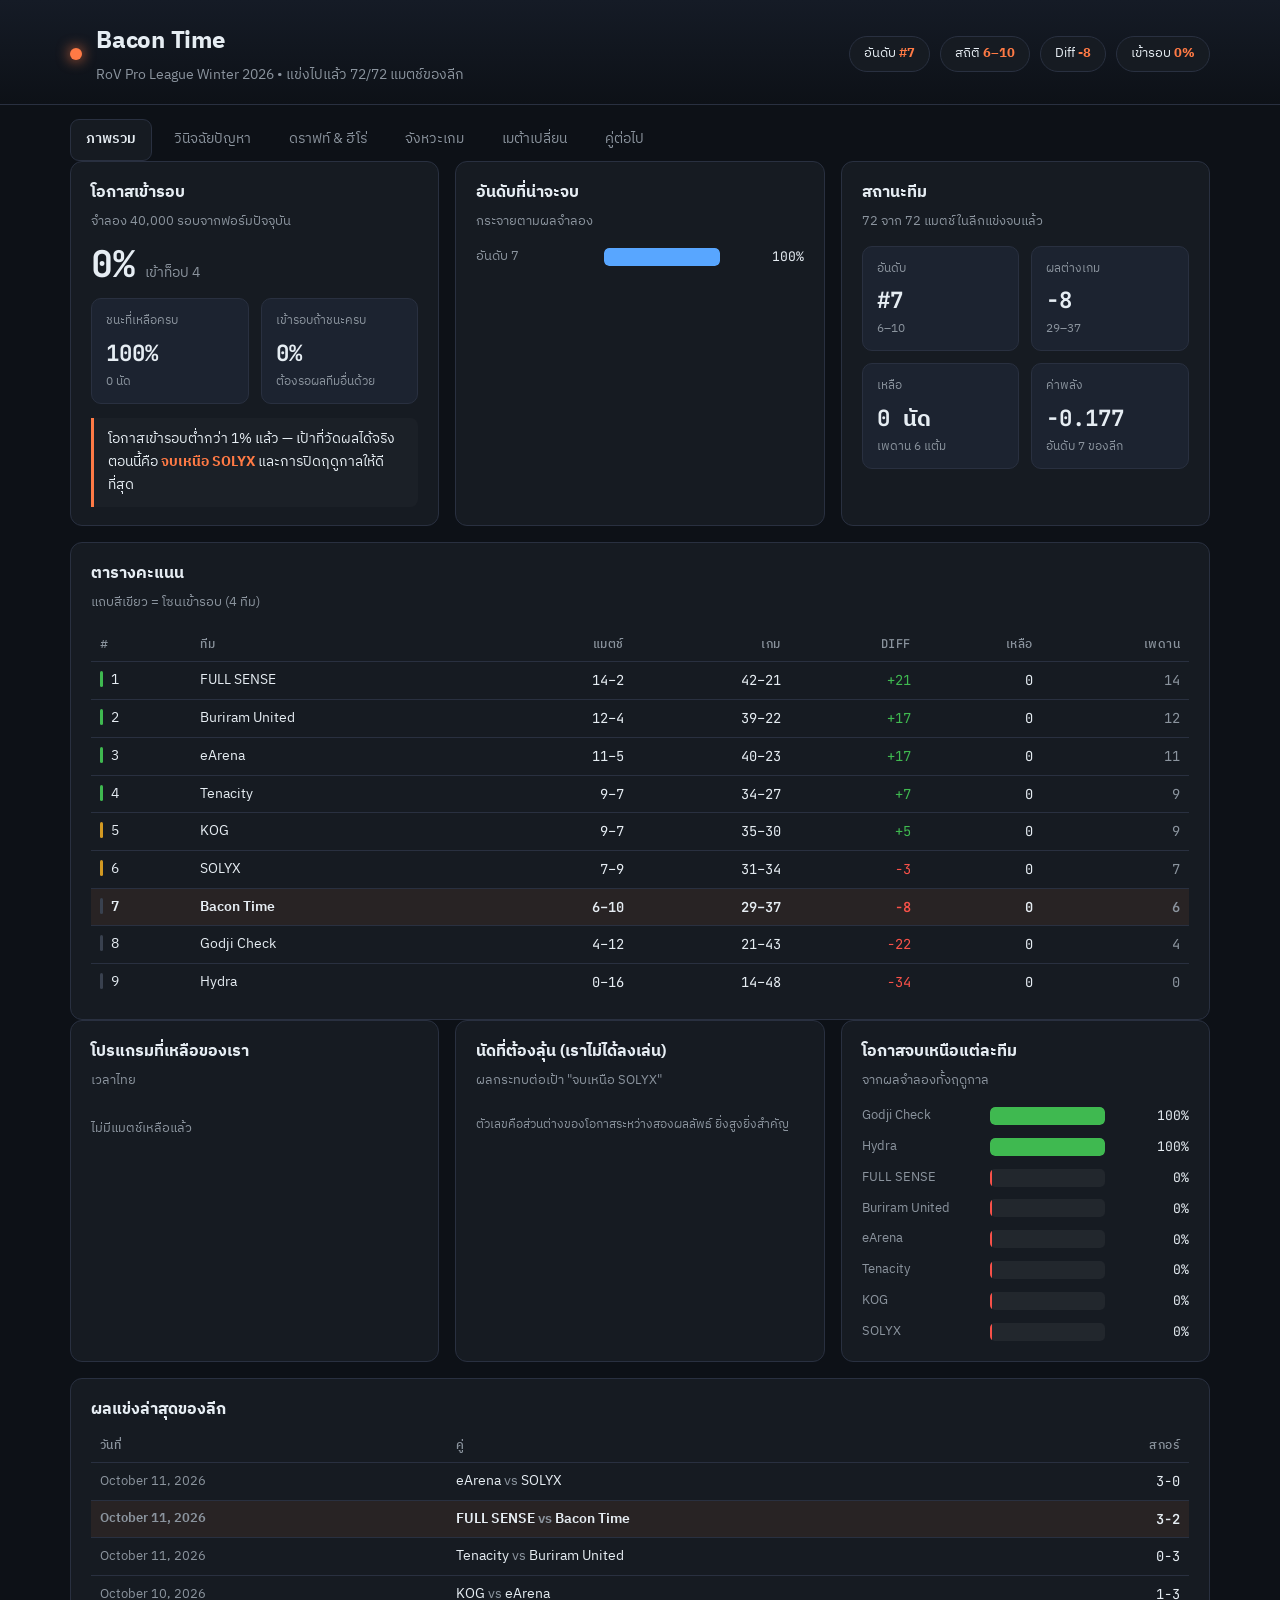
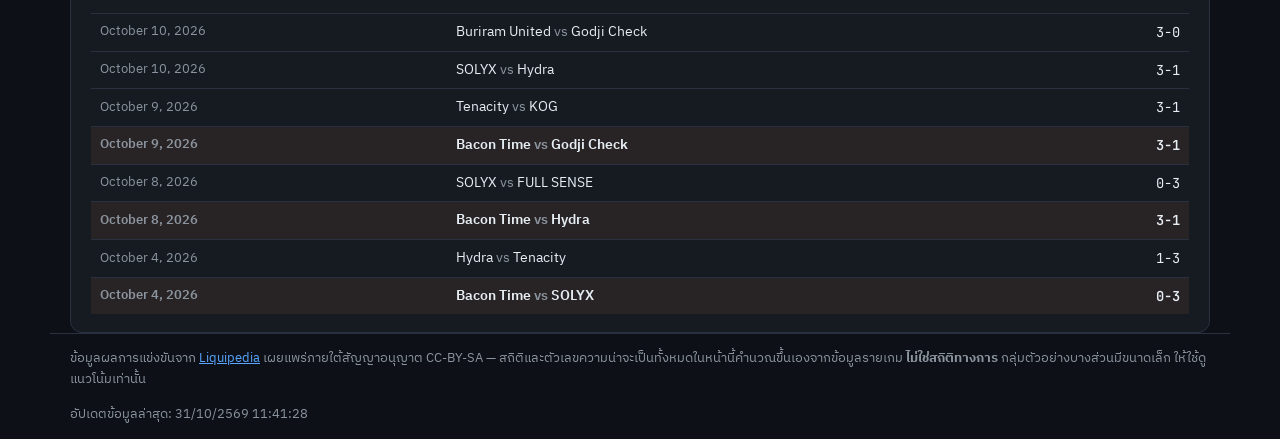
<file: index.html>
<!DOCTYPE html>
<html lang="th">
<head>
<meta charset="utf-8">
<meta name="viewport" content="width=device-width, initial-scale=1">
<title>RoV Team Tracker</title>
<link rel="preconnect" href="https://fonts.googleapis.com">
<link href="https://fonts.googleapis.com/css2?family=IBM+Plex+Sans+Thai:wght@400;500;600;700&family=JetBrains+Mono:wght@500&display=swap" rel="stylesheet">
<link rel="stylesheet" href="assets/styles.css">
</head>
<body>
<header class="topbar">
  <div class="wrap">
    <div class="brand">
      <span class="dot"></span>
      <div>
        <h1 id="teamName">กำลังโหลด…</h1>
        <p id="subtitle" class="muted"></p>
      </div>
    </div>
    <div class="headline" id="headline"></div>
  </div>
</header>

<nav class="tabs wrap" id="tabs">
  <button data-tab="overview" class="active">ภาพรวม</button>
  <button data-tab="diagnosis">วินิจฉัยปัญหา</button>
  <button data-tab="draft">ดราฟท์ &amp; ฮีโร่</button>
  <button data-tab="tempo">จังหวะเกม</button>
  <button data-tab="meta">เมต้าเปลี่ยน</button>
  <button data-tab="prep">คู่ต่อไป</button>
</nav>

<main class="wrap" id="app">
  <p class="loading">กำลังโหลดข้อมูล…</p>
</main>

<footer class="wrap">
  <p class="muted small">
    ข้อมูลผลการแข่งขันจาก <a id="srcLink" href="https://liquipedia.net/honorofkings/" target="_blank" rel="noopener">Liquipedia</a>
    เผยแพร่ภายใต้สัญญาอนุญาต CC-BY-SA — สถิติและตัวเลขความน่าจะเป็นทั้งหมดในหน้านี้คำนวณขึ้นเองจากข้อมูลรายเกม
    <strong>ไม่ใช่สถิติทางการ</strong> กลุ่มตัวอย่างบางส่วนมีขนาดเล็ก ให้ใช้ดูแนวโน้มเท่านั้น
  </p>
  <p class="muted small" id="updatedAt"></p>
</footer>

<script src="assets/app.js"></script>
</body>
</html>
</file>
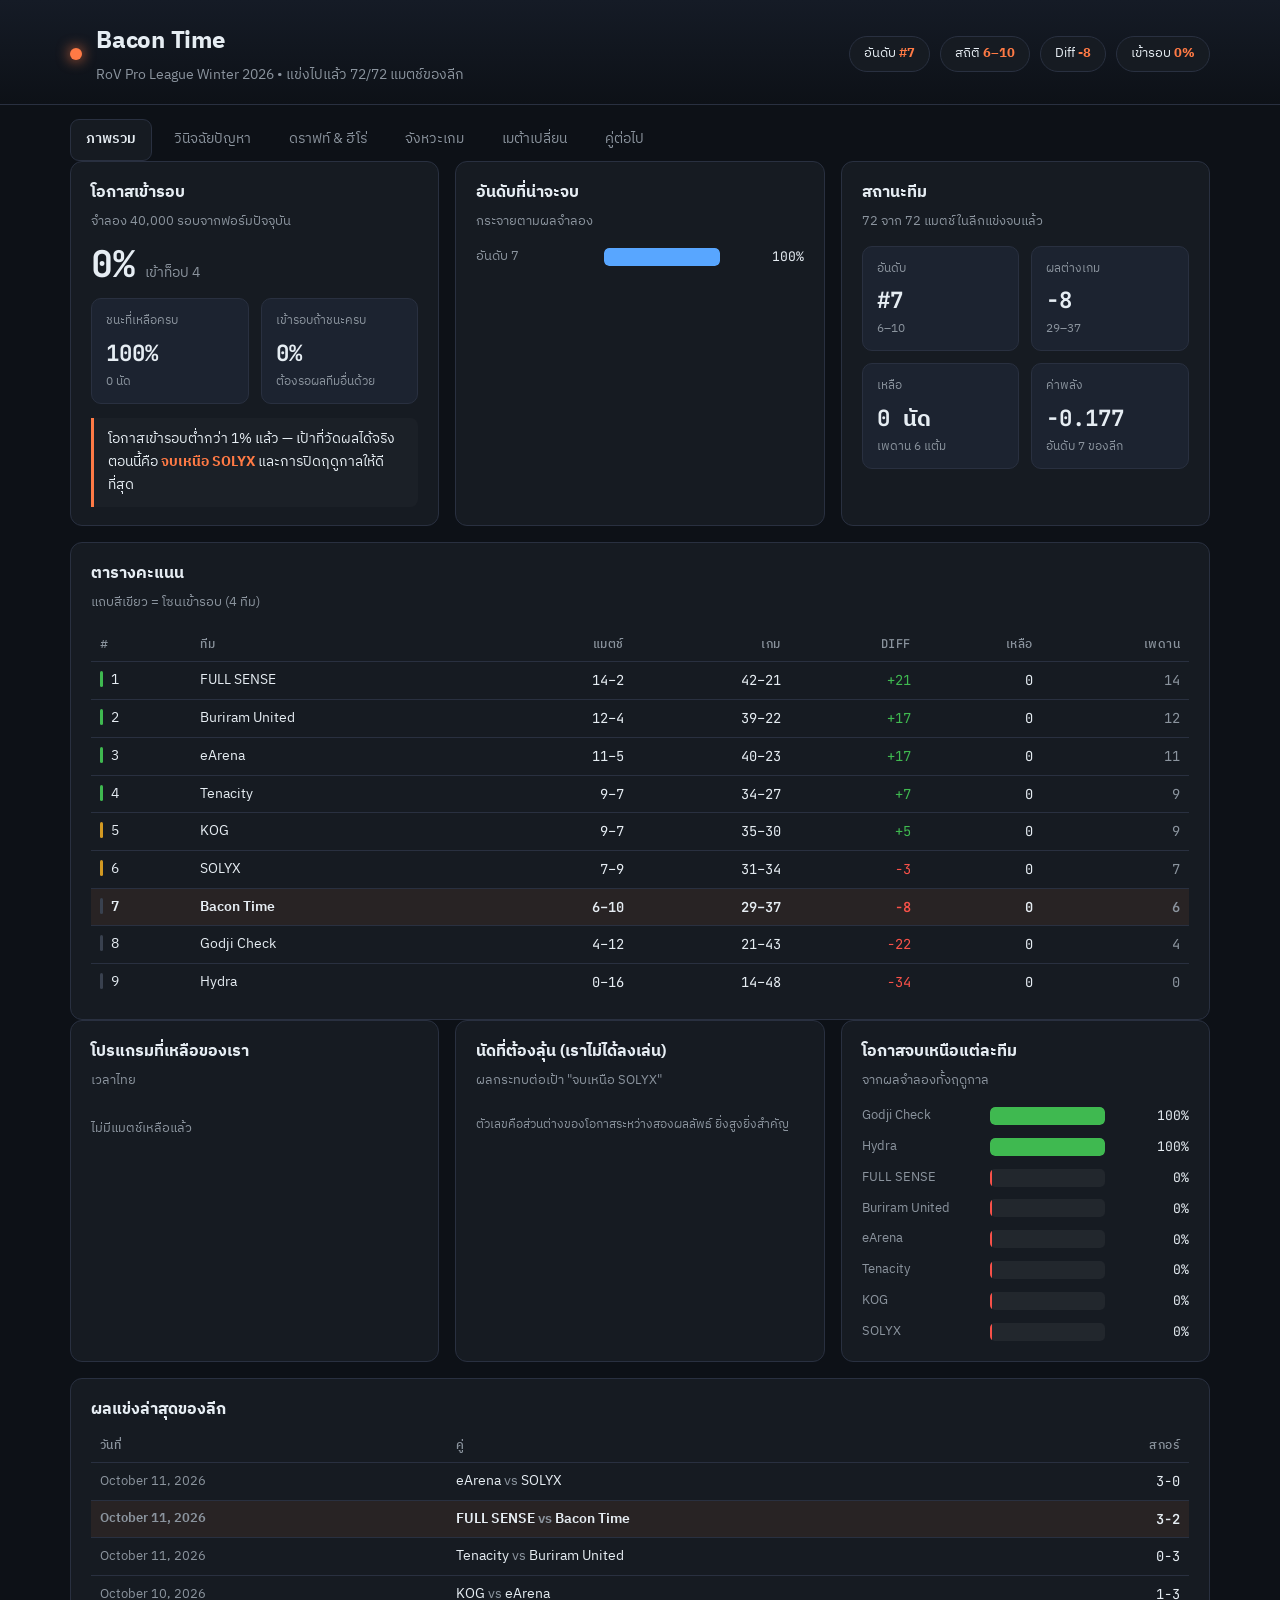
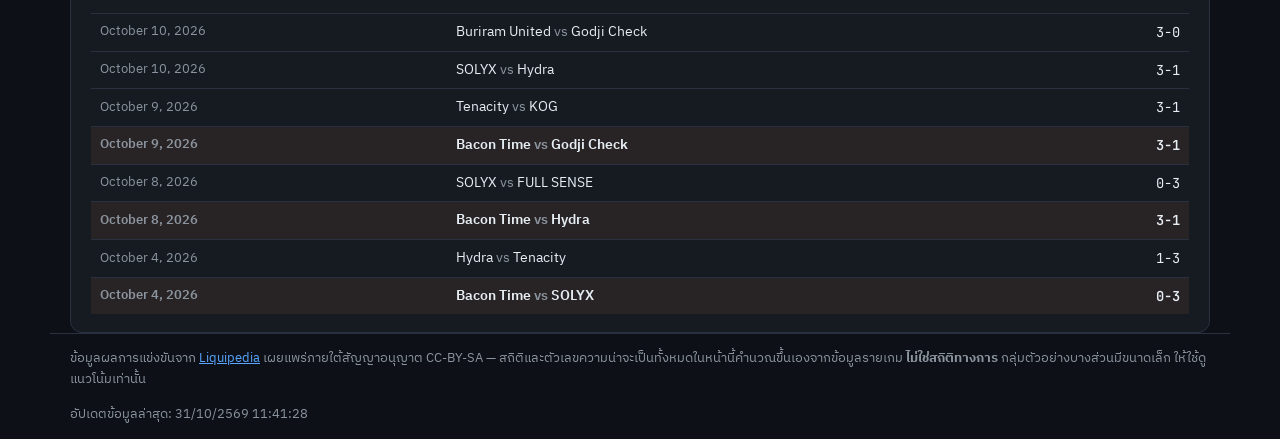
<file: standalone.html>
<!DOCTYPE html>
<html lang="th">
<head>
<meta charset="utf-8">
<meta name="viewport" content="width=device-width, initial-scale=1">
<title>RoV Team Tracker</title>
<link rel="preconnect" href="https://fonts.googleapis.com">
<link href="https://fonts.googleapis.com/css2?family=IBM+Plex+Sans+Thai:wght@400;500;600;700&family=JetBrains+Mono:wght@500&display=swap" rel="stylesheet">
<style>
:root{
  --bg:#0d1117; --panel:#161b22; --panel2:#1c2330; --line:#293040;
  --text:#e6edf3; --muted:#8b949e;
  --accent:#ff7a45; --good:#3fb950; --bad:#f85149; --warn:#d29922; --info:#58a6ff;
  --radius:12px;
}
*{box-sizing:border-box}
body{
  margin:0;background:var(--bg);color:var(--text);
  font-family:"IBM Plex Sans Thai",system-ui,-apple-system,sans-serif;
  line-height:1.65;-webkit-font-smoothing:antialiased;
}
.wrap{max-width:1180px;margin:0 auto;padding:0 20px}
a{color:var(--info)}
.muted{color:var(--muted)}
.small{font-size:.82rem}
.num{font-family:"JetBrains Mono","IBM Plex Sans Thai",ui-monospace,monospace}

/* header */
.topbar{border-bottom:1px solid var(--line);background:linear-gradient(180deg,#151b26,#0d1117);padding:22px 0 18px}
.topbar .wrap{display:flex;flex-wrap:wrap;gap:18px;align-items:center;justify-content:space-between}
.brand{display:flex;gap:14px;align-items:center}
.brand .dot{width:12px;height:12px;border-radius:50%;background:var(--accent);box-shadow:0 0 14px var(--accent);flex:0 0 auto}
.topbar h1{margin:0;font-size:1.5rem;letter-spacing:-.01em}
.topbar p{margin:2px 0 0;font-size:.85rem}
.headline{display:flex;gap:10px;flex-wrap:wrap}
.pill{background:var(--panel);border:1px solid var(--line);border-radius:999px;padding:6px 14px;font-size:.82rem}
.pill b{color:var(--accent)}

/* tabs */
.tabs{display:flex;gap:6px;overflow-x:auto;padding:14px 20px 0;scrollbar-width:none}
.tabs::-webkit-scrollbar{display:none}
.tabs button{
  background:transparent;border:1px solid transparent;color:var(--muted);
  font:inherit;font-size:.9rem;padding:8px 15px;border-radius:9px;cursor:pointer;white-space:nowrap;
}
.tabs button:hover{color:var(--text);background:#ffffff08}
.tabs button.active{background:var(--panel);border-color:var(--line);color:var(--text);font-weight:600}

/* layout */
main{padding:22px 20px 40px}
.loading{color:var(--muted);padding:40px 0;text-align:center}
.grid{display:grid;gap:16px;grid-template-columns:repeat(auto-fit,minmax(310px,1fr));margin-bottom:16px}
.card{background:var(--panel);border:1px solid var(--line);border-radius:var(--radius);padding:18px 20px}
.card.wide{grid-column:1/-1}
.card h2{margin:0 0 4px;font-size:1.02rem;display:flex;align-items:center;gap:8px}
.card .hint{margin:0 0 14px;font-size:.8rem;color:var(--muted)}
.verdict{border-left:3px solid var(--accent);padding:10px 14px;background:#ffffff06;border-radius:0 8px 8px 0;font-size:.88rem;margin-top:14px}
.verdict b{color:var(--accent)}

/* big stat */
.stat{display:flex;align-items:baseline;gap:10px;margin:6px 0 2px}
.stat .v{font-size:2.3rem;font-weight:700;line-height:1;font-family:"JetBrains Mono","IBM Plex Sans Thai",monospace}
.stat .u{color:var(--muted);font-size:.85rem}
.kpis{display:grid;gap:12px;grid-template-columns:repeat(auto-fit,minmax(140px,1fr))}
.kpi{background:var(--panel2);border:1px solid var(--line);border-radius:10px;padding:12px 14px}
.kpi .l{font-size:.74rem;color:var(--muted);display:block;margin-bottom:4px}
.kpi .n{font-size:1.4rem;font-weight:700;font-family:"JetBrains Mono","IBM Plex Sans Thai",monospace}
.kpi .c{font-size:.72rem;color:var(--muted)}

/* tables */
table{width:100%;border-collapse:collapse;font-size:.86rem}
th,td{padding:7px 9px;text-align:left;border-bottom:1px solid var(--line)}
th{color:var(--muted);font-weight:500;font-size:.76rem;text-transform:uppercase;letter-spacing:.04em}
tbody tr:last-child td{border-bottom:none}
tbody tr.me{background:#ff7a4514}
tbody tr.me td{font-weight:600}
td.r,th.r{text-align:right;font-family:"JetBrains Mono","IBM Plex Sans Thai",monospace}
.zone{display:inline-block;width:3px;height:16px;border-radius:2px;vertical-align:-3px;margin-right:8px}
.zone.up{background:var(--good)}.zone.mid{background:var(--warn)}.zone.out{background:#39414f}

/* bars */
.bars{display:flex;flex-direction:column;gap:9px;margin-top:4px}
.bar{display:grid;grid-template-columns:118px 1fr 74px;gap:10px;align-items:center;font-size:.83rem}
.bar .track{display:block;background:#ffffff0d;border-radius:5px;height:18px;position:relative;overflow:hidden}
.bar .fill{display:block;height:100%;min-width:2px;border-radius:5px;background:var(--accent);transition:width .5s ease}
.bar .fill.good{background:var(--good)}.bar .fill.bad{background:var(--bad)}.bar .fill.info{background:var(--info)}
.bar .ref{position:absolute;top:0;bottom:0;width:2px;background:#ffffff66}
.bar .val{text-align:right;font-family:"JetBrains Mono","IBM Plex Sans Thai",monospace;font-size:.82rem}
.bar .lbl{color:var(--muted);overflow:hidden;text-overflow:ellipsis;white-space:nowrap}
.legend{font-size:.74rem;color:var(--muted);margin-top:10px}

/* flow */
.flowlist{display:flex;flex-direction:column;gap:7px}
.flowrow{display:grid;grid-template-columns:1fr auto auto;gap:10px;align-items:center;font-size:.84rem}
.flow{display:flex;gap:3px}
.g{width:19px;height:19px;border-radius:5px;display:grid;place-items:center;font-size:.68rem;font-weight:700;font-family:"JetBrains Mono","IBM Plex Sans Thai",monospace}
.g.w{background:#3fb95030;color:var(--good)}
.g.l{background:#f8514930;color:var(--bad)}
.tag{font-size:.7rem;padding:2px 8px;border-radius:999px;border:1px solid var(--line);color:var(--muted)}
.tag.w{color:var(--good);border-color:#3fb95055}
.tag.l{color:var(--bad);border-color:#f8514955}

/* chips */
.chips{display:flex;flex-wrap:wrap;gap:7px}
.chip{background:var(--panel2);border:1px solid var(--line);border-radius:8px;padding:5px 10px;font-size:.8rem}
.chip b{font-family:"JetBrains Mono","IBM Plex Sans Thai",monospace}
.chip.good{border-color:#3fb95055}.chip.bad{border-color:#f8514955}

.pos{color:var(--good)}.neg{color:var(--bad)}
.sect-title{margin:26px 0 10px;font-size:.8rem;text-transform:uppercase;letter-spacing:.07em;color:var(--muted)}
footer{padding:22px 20px 40px;border-top:1px solid var(--line);margin-top:20px}
@media(max-width:560px){
  .stat .v{font-size:1.9rem}
  .bar{grid-template-columns:92px 1fr 64px;font-size:.78rem}
  .topbar h1{font-size:1.25rem}
}

</style>
</head>
<body>
<header class="topbar">
  <div class="wrap">
    <div class="brand">
      <span class="dot"></span>
      <div>
        <h1 id="teamName">กำลังโหลด…</h1>
        <p id="subtitle" class="muted"></p>
      </div>
    </div>
    <div class="headline" id="headline"></div>
  </div>
</header>

<nav class="tabs wrap" id="tabs">
  <button data-tab="overview" class="active">ภาพรวม</button>
  <button data-tab="diagnosis">วินิจฉัยปัญหา</button>
  <button data-tab="draft">ดราฟท์ &amp; ฮีโร่</button>
  <button data-tab="tempo">จังหวะเกม</button>
  <button data-tab="meta">เมต้าเปลี่ยน</button>
  <button data-tab="prep">คู่ต่อไป</button>
</nav>

<main class="wrap" id="app">
  <p class="loading">กำลังโหลดข้อมูล…</p>
</main>

<footer class="wrap">
  <p class="muted small">
    ข้อมูลผลการแข่งขันจาก <a id="srcLink" href="https://liquipedia.net/honorofkings/" target="_blank" rel="noopener">Liquipedia</a>
    เผยแพร่ภายใต้สัญญาอนุญาต CC-BY-SA — สถิติและตัวเลขความน่าจะเป็นทั้งหมดในหน้านี้คำนวณขึ้นเองจากข้อมูลรายเกม
    <strong>ไม่ใช่สถิติทางการ</strong> กลุ่มตัวอย่างบางส่วนมีขนาดเล็ก ให้ใช้ดูแนวโน้มเท่านั้น
  </p>
  <p class="muted small" id="updatedAt"></p>
</footer>

<script>window.__STATS__ = {"meta": {"team": "Bacon Time", "tournament": "Winter 2026", "source": "Liquipedia (CC-BY-SA)", "source_url": "https://liquipedia.net/honorofkings/RoV_Pro_League/2026/Winter/Group_Stage", "updated_at": "2026-10-31T11:41:28+00:00", "played": 72, "total": 72, "playoff_slots": 4}, "standings": [{"team": "FULL SENSE", "w": 14, "l": 2, "gw": 42, "gl": 21, "diff": 21, "points": 14, "remaining": 0, "rank": 1, "max_points": 14}, {"team": "Buriram United", "w": 12, "l": 4, "gw": 39, "gl": 22, "diff": 17, "points": 12, "remaining": 0, "rank": 2, "max_points": 12}, {"team": "eArena", "w": 11, "l": 5, "gw": 40, "gl": 23, "diff": 17, "points": 11, "remaining": 0, "rank": 3, "max_points": 11}, {"team": "Tenacity", "w": 9, "l": 7, "gw": 34, "gl": 27, "diff": 7, "points": 9, "remaining": 0, "rank": 4, "max_points": 9}, {"team": "KOG", "w": 9, "l": 7, "gw": 35, "gl": 30, "diff": 5, "points": 9, "remaining": 0, "rank": 5, "max_points": 9}, {"team": "SOLYX", "w": 7, "l": 9, "gw": 31, "gl": 34, "diff": -3, "points": 7, "remaining": 0, "rank": 6, "max_points": 7}, {"team": "Bacon Time", "w": 6, "l": 10, "gw": 29, "gl": 37, "diff": -8, "points": 6, "remaining": 0, "rank": 7, "max_points": 6}, {"team": "Godji Check", "w": 4, "l": 12, "gw": 21, "gl": 43, "diff": -22, "points": 4, "remaining": 0, "rank": 8, "max_points": 4}, {"team": "Hydra", "w": 0, "l": 16, "gw": 14, "gl": 48, "diff": -34, "points": 0, "remaining": 0, "rank": 9, "max_points": 0}], "ratings": {"FULL SENSE": 0.639, "Buriram United": 0.511, "eArena": 0.532, "Tenacity": 0.237, "KOG": 0.165, "SOLYX": -0.096, "Bacon Time": -0.177, "Godji Check": -0.688, "Hydra": -1.123}, "diagnostics": {"series": [{"opponent": "eArena", "date": "August 23, 2026", "flow": "LWLL", "score": "1-3", "won": false}, {"opponent": "Godji Check", "date": "August 27, 2026", "flow": "LWWW", "score": "3-1", "won": true}, {"opponent": "SOLYX", "date": "August 29, 2026", "flow": "WLWLW", "score": "3-2", "won": true}, {"opponent": "Tenacity", "date": "August 30, 2026", "flow": "LLL", "score": "0-3", "won": false}, {"opponent": "Hydra", "date": "September 3, 2026", "flow": "WWW", "score": "3-0", "won": true}, {"opponent": "Buriram United", "date": "September 6, 2026", "flow": "LLL", "score": "0-3", "won": false}, {"opponent": "FULL SENSE", "date": "September 11, 2026", "flow": "WWLLL", "score": "2-3", "won": false}, {"opponent": "KOG", "date": "September 13, 2026", "flow": "LWLWW", "score": "3-2", "won": true}, {"opponent": "Tenacity", "date": "September 19, 2026", "flow": "LLWL", "score": "1-3", "won": false}, {"opponent": "Buriram United", "date": "September 27, 2026", "flow": "LWLWL", "score": "2-3", "won": false}, {"opponent": "eArena", "date": "September 28, 2026", "flow": "LLWWL", "score": "2-3", "won": false}, {"opponent": "KOG", "date": "October 2, 2026", "flow": "WLLL", "score": "1-3", "won": false}, {"opponent": "SOLYX", "date": "October 4, 2026", "flow": "LLL", "score": "0-3", "won": false}, {"opponent": "Hydra", "date": "October 8, 2026", "flow": "WWLW", "score": "3-1", "won": true}, {"opponent": "Godji Check", "date": "October 9, 2026", "flow": "LWWW", "score": "3-1", "won": true}, {"opponent": "FULL SENSE", "date": "October 11, 2026", "flow": "LLWWL", "score": "2-3", "won": false}], "by_game_no": [{"game": 1, "n": 16, "w": 5, "wr": 31, "league_wr": 50}, {"game": 2, "n": 16, "w": 8, "wr": 50, "league_wr": 50}, {"game": 3, "n": 16, "w": 7, "wr": 44, "league_wr": 50}, {"game": 4, "n": 12, "w": 7, "wr": 58, "league_wr": 50}, {"game": 5, "n": 6, "w": 2, "wr": 33, "league_wr": 50}], "by_length": [{"label": "ต่ำกว่า 12 นาที", "n": 7, "w": 4, "wr": 57, "league_wr": 50}, {"label": "12–16 นาที", "n": 21, "w": 8, "wr": 38, "league_wr": 50}, {"label": "16–20 นาที", "n": 27, "w": 14, "wr": 52, "league_wr": 50}, {"label": "เกิน 20 นาที", "n": 11, "w": 3, "wr": 27, "league_wr": 50}], "sides": {"blue": {"n": 38, "w": 16, "wr": 42, "league_wr": 53}, "red": {"n": 28, "w": 13, "wr": 46, "league_wr": 47}}, "closeout": {"n": 8, "w": 4, "wr": 50}, "deciders": {"n": 6, "w": 2}, "trailing": {"n": 37, "w": 17, "wr": 46}, "leading": {"n": 13, "w": 7, "wr": 54}, "tiers": {"top": {"mw": 1, "ml": 9, "gw": 14, "gl": 29, "wr": 33}, "bottom": {"mw": 5, "ml": 1, "gw": 15, "gl": 8, "wr": 65}, "top_teams": ["Buriram United", "FULL SENSE", "KOG", "Tenacity", "eArena"]}}, "heroes": {"pool": [{"hero": "airi", "n": 9, "w": 7, "wr": 78, "league_wr": 51, "edge": 27}, {"hero": "toro", "n": 7, "w": 5, "wr": 71, "league_wr": 53, "edge": 18}, {"hero": "maloch", "n": 9, "w": 6, "wr": 67, "league_wr": 52, "edge": 15}, {"hero": "murad", "n": 3, "w": 2, "wr": 67, "league_wr": 45, "edge": 22}, {"hero": "rouie", "n": 8, "w": 5, "wr": 62, "league_wr": 57, "edge": 5}, {"hero": "wiro", "n": 10, "w": 6, "wr": 60, "league_wr": 43, "edge": 17}, {"hero": "mganga", "n": 5, "w": 3, "wr": 60, "league_wr": 35, "edge": 25}, {"hero": "lorion", "n": 14, "w": 8, "wr": 57, "league_wr": 52, "edge": 5}, {"hero": "violet", "n": 15, "w": 8, "wr": 53, "league_wr": 55, "edge": -2}, {"hero": "ryoma", "n": 12, "w": 6, "wr": 50, "league_wr": 58, "edge": -8}, {"hero": "astrid", "n": 12, "w": 6, "wr": 50, "league_wr": 57, "edge": -7}, {"hero": "ybneth", "n": 12, "w": 6, "wr": 50, "league_wr": 59, "edge": -9}, {"hero": "tachi", "n": 10, "w": 5, "wr": 50, "league_wr": 50, "edge": 0}, {"hero": "sinestrea", "n": 8, "w": 4, "wr": 50, "league_wr": 63, "edge": -13}, {"hero": "valhein", "n": 4, "w": 2, "wr": 50, "league_wr": 54, "edge": -4}, {"hero": "biron", "n": 4, "w": 2, "wr": 50, "league_wr": 56, "edge": -6}, {"hero": "iggy", "n": 4, "w": 2, "wr": 50, "league_wr": 62, "edge": -12}, {"hero": "billow", "n": 15, "w": 7, "wr": 47, "league_wr": 42, "edge": 5}, {"hero": "elandorr", "n": 13, "w": 6, "wr": 46, "league_wr": 50, "edge": -4}, {"hero": "annette", "n": 9, "w": 4, "wr": 44, "league_wr": 55, "edge": -11}, {"hero": "flowborn", "n": 9, "w": 4, "wr": 44, "league_wr": 45, "edge": -1}, {"hero": "alice", "n": 5, "w": 2, "wr": 40, "league_wr": 56, "edge": -16}, {"hero": "marja", "n": 13, "w": 5, "wr": 38, "league_wr": 45, "edge": -7}, {"hero": "capheny", "n": 8, "w": 3, "wr": 38, "league_wr": 51, "edge": -13}, {"hero": "teemee", "n": 8, "w": 3, "wr": 38, "league_wr": 42, "edge": -4}, {"hero": "skud", "n": 6, "w": 2, "wr": 33, "league_wr": 51, "edge": -18}, {"hero": "zata", "n": 3, "w": 1, "wr": 33, "league_wr": 52, "edge": -19}, {"hero": "mina", "n": 3, "w": 1, "wr": 33, "league_wr": 55, "edge": -22}, {"hero": "nakroth", "n": 3, "w": 1, "wr": 33, "league_wr": 43, "edge": -10}, {"hero": "thane", "n": 7, "w": 2, "wr": 29, "league_wr": 51, "edge": -22}, {"hero": "qi", "n": 4, "w": 1, "wr": 25, "league_wr": 49, "edge": -24}, {"hero": "wisp", "n": 4, "w": 1, "wr": 25, "league_wr": 49, "edge": -24}, {"hero": "zephys", "n": 4, "w": 1, "wr": 25, "league_wr": 30, "edge": -5}, {"hero": "dolia", "n": 4, "w": 1, "wr": 25, "league_wr": 49, "edge": -24}, {"hero": "liliana", "n": 4, "w": 1, "wr": 25, "league_wr": 45, "edge": -20}, {"hero": "stuart", "n": 9, "w": 2, "wr": 22, "league_wr": 47, "edge": -25}, {"hero": "tamyn", "n": 5, "w": 1, "wr": 20, "league_wr": 58, "edge": -38}, {"hero": "yue", "n": 5, "w": 1, "wr": 20, "league_wr": 46, "edge": -26}, {"hero": "riktor", "n": 6, "w": 1, "wr": 17, "league_wr": 36, "edge": -19}, {"hero": "cresht", "n": 6, "w": 0, "wr": 0, "league_wr": 49, "edge": -49}, {"hero": "taara", "n": 4, "w": 0, "wr": 0, "league_wr": 46, "edge": -46}, {"hero": "ignis", "n": 3, "w": 0, "wr": 0, "league_wr": 28, "edge": -28}], "targeted": [{"hero": "tamyn", "n": 29, "of": 66, "rate": 44, "league_rate": 34, "gap": 10}, {"hero": "annette", "n": 9, "of": 66, "rate": 14, "league_rate": 9, "gap": 5}, {"hero": "enzo", "n": 5, "of": 66, "rate": 8, "league_rate": 4, "gap": 4}, {"hero": "yue", "n": 5, "of": 66, "rate": 8, "league_rate": 3, "gap": 4}, {"hero": "skud", "n": 6, "of": 66, "rate": 9, "league_rate": 6, "gap": 3}, {"hero": "alice", "n": 6, "of": 66, "rate": 9, "league_rate": 6, "gap": 3}, {"hero": "hayate", "n": 6, "of": 66, "rate": 9, "league_rate": 6, "gap": 3}, {"hero": "maloch", "n": 8, "of": 66, "rate": 12, "league_rate": 10, "gap": 2}, {"hero": "mganga", "n": 5, "of": 66, "rate": 8, "league_rate": 5, "gap": 2}, {"hero": "omen", "n": 8, "of": 66, "rate": 12, "league_rate": 10, "gap": 2}], "punished": [{"hero": "alice", "n": 7, "w": 6, "wr": 86}, {"hero": "elandorr", "n": 10, "w": 8, "wr": 80}, {"hero": "ryoma", "n": 5, "w": 4, "wr": 80}, {"hero": "liliana", "n": 9, "w": 7, "wr": 78}, {"hero": "tamyn", "n": 8, "w": 6, "wr": 75}, {"hero": "maloch", "n": 4, "w": 3, "wr": 75}, {"hero": "valhein", "n": 4, "w": 3, "wr": 75}, {"hero": "toro", "n": 11, "w": 8, "wr": 73}, {"hero": "iggy", "n": 7, "w": 5, "wr": 71}, {"hero": "ybneth", "n": 9, "w": 6, "wr": 67}], "untapped": [{"hero": "iggy", "league_n": 63, "league_wr": 62, "presence": 29, "team_n": 4}, {"hero": "chaugnar", "league_n": 20, "league_wr": 60, "presence": 13, "team_n": 1}, {"hero": "ryoma", "league_n": 62, "league_wr": 58, "presence": 32, "team_n": 12}, {"hero": "krizzix", "league_n": 14, "league_wr": 57, "presence": 10, "team_n": 0}, {"hero": "biron", "league_n": 57, "league_wr": 56, "presence": 20, "team_n": 4}, {"hero": "alice", "league_n": 48, "league_wr": 56, "presence": 29, "team_n": 5}, {"hero": "mina", "league_n": 51, "league_wr": 55, "presence": 35, "team_n": 3}, {"hero": "annette", "league_n": 64, "league_wr": 55, "presence": 41, "team_n": 9}, {"hero": "violet", "league_n": 64, "league_wr": 55, "presence": 26, "team_n": 15}, {"hero": "zuka", "league_n": 26, "league_wr": 54, "presence": 9, "team_n": 1}, {"hero": "valhein", "league_n": 41, "league_wr": 54, "presence": 31, "team_n": 4}, {"hero": "elsu", "league_n": 19, "league_wr": 53, "presence": 10, "team_n": 1}], "team_bans": [{"hero": "rouie", "n": 22}, {"hero": "sinestrea", "n": 20}, {"hero": "dolia", "n": 18}, {"hero": "marja", "n": 17}, {"hero": "ybneth", "n": 17}, {"hero": "astrid", "n": 17}, {"hero": "florentino", "n": 14}, {"hero": "tamyn", "n": 13}, {"hero": "omen", "n": 9}, {"hero": "zata", "n": 8}], "tempo_index": {"skud": 16.0, "edras": 17.8, "rouie": 17.6, "capheny": 16.1, "toro": 17.1, "biron": 16.5, "billow": 17.0, "lorion": 17.0, "elandorr": 16.4, "enzo": 15.8, "florentino": 15.2, "butterfly": 14.1, "ignis": 16.1, "flowborn": 17.3, "airi": 15.1, "tachi": 16.9, "alice": 16.1, "violet": 16.6, "wiro": 17.5, "ryoma": 16.6, "astrid": 17.0, "liliana": 16.3, "teemee": 16.8, "riktor": 17.5, "sinestrea": 16.2, "zata": 16.3, "dolia": 15.8, "marja": 16.1, "yue": 15.4, "valhein": 14.5, "krizzix": 16.0, "murad": 15.3, "tamyn": 16.0, "annette": 16.1, "stuart": 16.2, "maloch": 16.8, "ybneth": 16.3, "hayate": 16.0, "zephys": 16.6, "wisp": 16.5, "mina": 17.2, "cresht": 15.0, "qi": 15.4, "keera": 13.9, "goverra": 14.3, "elsu": 19.5, "thane": 16.9, "yena": 17.8, "taara": 17.2, "omen": 16.2, "chaugnar": 14.6, "iggy": 16.6, "nakroth": 15.8, "mganga": 14.5, "zuka": 15.5, "baldum": 14.5, "dyadia": 18.0, "fennik": 18.8, "darcy": 17.3}, "fast_heroes": [{"hero": "krizzix", "short_wr": 75, "short_n": 8, "long_wr": 33, "long_n": 6, "swing": 42}, {"hero": "enzo", "short_wr": 64, "short_n": 11, "long_wr": 25, "long_n": 12, "swing": 39}, {"hero": "baldum", "short_wr": 56, "short_n": 9, "long_wr": 20, "long_n": 5, "swing": 36}, {"hero": "flowborn", "short_wr": 65, "short_n": 31, "long_wr": 33, "long_n": 46, "swing": 32}, {"hero": "rouie", "short_wr": 75, "short_n": 20, "long_wr": 45, "long_n": 31, "swing": 30}, {"hero": "teemee", "short_wr": 57, "short_n": 21, "long_wr": 27, "long_n": 22, "swing": 30}, {"hero": "yena", "short_wr": 57, "short_n": 7, "long_wr": 36, "long_n": 14, "swing": 21}, {"hero": "tamyn", "short_wr": 67, "short_n": 30, "long_wr": 50, "long_n": 30, "swing": 17}], "slow_heroes": [{"hero": "elsu", "short_wr": 20, "short_n": 5, "long_wr": 64, "long_n": 14, "swing": -44}, {"hero": "murad", "short_wr": 27, "short_n": 11, "long_wr": 64, "long_n": 11, "swing": -37}, {"hero": "keera", "short_wr": 25, "short_n": 12, "long_wr": 60, "long_n": 5, "swing": -35}, {"hero": "mganga", "short_wr": 23, "short_n": 13, "long_wr": 57, "long_n": 7, "swing": -34}, {"hero": "chaugnar", "short_wr": 50, "short_n": 14, "long_wr": 83, "long_n": 6, "swing": -33}, {"hero": "dolia", "short_wr": 38, "short_n": 37, "long_wr": 61, "long_n": 33, "swing": -23}, {"hero": "wisp", "short_wr": 37, "short_n": 27, "long_wr": 59, "long_n": 32, "swing": -22}, {"hero": "yue", "short_wr": 37, "short_n": 27, "long_wr": 57, "long_n": 23, "swing": -20}], "total_games": 285, "team_games": 66}, "tempo": {"team": {"faster": {"n": 15, "w": 5, "wr": 33}, "even": {"n": 31, "w": 15, "wr": 48}, "slower": {"n": 20, "w": 9, "wr": 45}}, "league": {"faster": {"n": 167, "w": 88, "wr": 53}, "even": {"n": 236, "w": 118, "wr": 50}, "slower": {"n": 167, "w": 79, "wr": 47}}, "slow_comp_by_team": [{"team": "eArena", "n": 19, "w": 12, "wr": 63}, {"team": "FULL SENSE", "n": 14, "w": 8, "wr": 57}, {"team": "Tenacity", "n": 14, "w": 8, "wr": 57}, {"team": "Buriram United", "n": 18, "w": 10, "wr": 56}, {"team": "Godji Check", "n": 15, "w": 7, "wr": 47}, {"team": "Bacon Time", "n": 20, "w": 9, "wr": 45}, {"team": "SOLYX", "n": 30, "w": 13, "wr": 43}, {"team": "KOG", "n": 15, "w": 5, "wr": 33}, {"team": "Hydra", "n": 22, "w": 7, "wr": 32}], "games": [{"opponent": "eArena", "ours": 16.4, "theirs": 16.7, "kind": "even", "minutes": 17.2, "won": false}, {"opponent": "eArena", "ours": 17.1, "theirs": 16.2, "kind": "slower", "minutes": 19.5, "won": true}, {"opponent": "eArena", "ours": 15.8, "theirs": 16.2, "kind": "faster", "minutes": 13.3, "won": false}, {"opponent": "eArena", "ours": 16.2, "theirs": 16.9, "kind": "faster", "minutes": 18.4, "won": false}, {"opponent": "Godji Check", "ours": 16.4, "theirs": 16.6, "kind": "even", "minutes": 16.7, "won": false}, {"opponent": "Godji Check", "ours": 16.4, "theirs": 16.0, "kind": "slower", "minutes": 20.0, "won": true}, {"opponent": "Godji Check", "ours": 16.3, "theirs": 16.6, "kind": "even", "minutes": 26.2, "won": true}, {"opponent": "Godji Check", "ours": 16.7, "theirs": 16.7, "kind": "even", "minutes": 13.3, "won": true}, {"opponent": "SOLYX", "ours": 16.6, "theirs": 16.3, "kind": "slower", "minutes": 17.1, "won": true}, {"opponent": "SOLYX", "ours": 16.9, "theirs": 16.7, "kind": "even", "minutes": 29.1, "won": false}, {"opponent": "SOLYX", "ours": 16.8, "theirs": 16.8, "kind": "even", "minutes": 19.5, "won": true}, {"opponent": "SOLYX", "ours": 16.2, "theirs": 16.1, "kind": "even", "minutes": 20.4, "won": false}, {"opponent": "SOLYX", "ours": 16.7, "theirs": 16.5, "kind": "even", "minutes": 11.5, "won": true}, {"opponent": "Tenacity", "ours": 16.3, "theirs": 15.9, "kind": "slower", "minutes": 16.1, "won": false}, {"opponent": "Tenacity", "ours": 16.9, "theirs": 16.1, "kind": "slower", "minutes": 16.2, "won": false}, {"opponent": "Tenacity", "ours": 16.4, "theirs": 17.0, "kind": "faster", "minutes": 14.8, "won": false}, {"opponent": "Hydra", "ours": 16.1, "theirs": 15.9, "kind": "even", "minutes": 16.5, "won": true}, {"opponent": "Hydra", "ours": 15.9, "theirs": 15.6, "kind": "even", "minutes": 15.3, "won": true}, {"opponent": "Hydra", "ours": 16.4, "theirs": 17.6, "kind": "faster", "minutes": 19.3, "won": true}, {"opponent": "Buriram United", "ours": 16.3, "theirs": 16.2, "kind": "even", "minutes": 13.4, "won": false}, {"opponent": "Buriram United", "ours": 16.5, "theirs": 15.9, "kind": "slower", "minutes": 21.9, "won": false}, {"opponent": "Buriram United", "ours": 16.6, "theirs": 16.7, "kind": "even", "minutes": 14.3, "won": false}, {"opponent": "FULL SENSE", "ours": 16.0, "theirs": 16.2, "kind": "even", "minutes": 12.8, "won": true}, {"opponent": "FULL SENSE", "ours": 16.3, "theirs": 16.5, "kind": "even", "minutes": 18.9, "won": true}, {"opponent": "FULL SENSE", "ours": 16.9, "theirs": 16.5, "kind": "slower", "minutes": 21.2, "won": false}, {"opponent": "FULL SENSE", "ours": 16.3, "theirs": 16.5, "kind": "even", "minutes": 26.2, "won": false}, {"opponent": "FULL SENSE", "ours": 16.2, "theirs": 15.5, "kind": "slower", "minutes": 12.4, "won": false}, {"opponent": "KOG", "ours": 16.5, "theirs": 16.0, "kind": "slower", "minutes": 13.8, "won": false}, {"opponent": "KOG", "ours": 16.4, "theirs": 16.9, "kind": "faster", "minutes": 22.3, "won": true}, {"opponent": "KOG", "ours": 16.0, "theirs": 15.9, "kind": "even", "minutes": 12.8, "won": false}, {"opponent": "KOG", "ours": 15.9, "theirs": 15.9, "kind": "even", "minutes": 13.2, "won": true}, {"opponent": "KOG", "ours": 16.9, "theirs": 16.5, "kind": "slower", "minutes": 19.0, "won": true}, {"opponent": "Tenacity", "ours": 16.7, "theirs": 16.3, "kind": "slower", "minutes": 18.4, "won": false}, {"opponent": "Tenacity", "ours": 16.7, "theirs": 16.4, "kind": "slower", "minutes": 19.5, "won": false}, {"opponent": "Tenacity", "ours": 16.5, "theirs": 17.3, "kind": "faster", "minutes": 16.8, "won": true}, {"opponent": "Tenacity", "ours": 16.6, "theirs": 16.2, "kind": "slower", "minutes": 16.3, "won": false}, {"opponent": "Buriram United", "ours": 16.6, "theirs": 16.8, "kind": "even", "minutes": 19.8, "won": false}, {"opponent": "Buriram United", "ours": 17.0, "theirs": 15.0, "kind": "slower", "minutes": 10.7, "won": true}, {"opponent": "Buriram United", "ours": 16.7, "theirs": 16.5, "kind": "even", "minutes": 10.4, "won": false}, {"opponent": "Buriram United", "ours": 16.6, "theirs": 16.4, "kind": "even", "minutes": 13.5, "won": true}, {"opponent": "Buriram United", "ours": 15.9, "theirs": 16.4, "kind": "faster", "minutes": 13.3, "won": false}, {"opponent": "eArena", "ours": 16.9, "theirs": 16.6, "kind": "slower", "minutes": 14.2, "won": false}, {"opponent": "eArena", "ours": 16.5, "theirs": 16.1, "kind": "slower", "minutes": 11.3, "won": false}, {"opponent": "eArena", "ours": 16.4, "theirs": 16.7, "kind": "even", "minutes": 17.5, "won": true}, {"opponent": "eArena", "ours": 16.6, "theirs": 16.6, "kind": "even", "minutes": 17.1, "won": true}, {"opponent": "eArena", "ours": 15.8, "theirs": 16.6, "kind": "faster", "minutes": 18.5, "won": false}, {"opponent": "KOG", "ours": 16.5, "theirs": 16.4, "kind": "even", "minutes": 13.4, "won": true}, {"opponent": "KOG", "ours": 16.1, "theirs": 16.2, "kind": "even", "minutes": 16.3, "won": false}, {"opponent": "KOG", "ours": 16.6, "theirs": 16.6, "kind": "even", "minutes": 10.3, "won": false}, {"opponent": "KOG", "ours": 16.1, "theirs": 16.7, "kind": "faster", "minutes": 16.9, "won": false}, {"opponent": "SOLYX", "ours": 16.4, "theirs": 16.6, "kind": "even", "minutes": 17.9, "won": false}, {"opponent": "SOLYX", "ours": 16.5, "theirs": 17.1, "kind": "faster", "minutes": 13.1, "won": false}, {"opponent": "SOLYX", "ours": 16.3, "theirs": 16.5, "kind": "even", "minutes": 21.4, "won": false}, {"opponent": "Hydra", "ours": 16.7, "theirs": 17.0, "kind": "even", "minutes": 19.9, "won": true}, {"opponent": "Hydra", "ours": 16.3, "theirs": 16.7, "kind": "faster", "minutes": 12.9, "won": true}, {"opponent": "Hydra", "ours": 16.1, "theirs": 16.2, "kind": "even", "minutes": 12.9, "won": false}, {"opponent": "Hydra", "ours": 16.5, "theirs": 16.2, "kind": "slower", "minutes": 11.8, "won": true}, {"opponent": "Godji Check", "ours": 16.5, "theirs": 16.9, "kind": "faster", "minutes": 25.4, "won": false}, {"opponent": "Godji Check", "ours": 16.8, "theirs": 15.8, "kind": "slower", "minutes": 11.3, "won": true}, {"opponent": "Godji Check", "ours": 16.8, "theirs": 16.0, "kind": "slower", "minutes": 12.4, "won": true}, {"opponent": "Godji Check", "ours": 16.9, "theirs": 15.8, "kind": "slower", "minutes": 17.8, "won": true}, {"opponent": "FULL SENSE", "ours": 16.7, "theirs": 17.4, "kind": "faster", "minutes": 34.9, "won": false}, {"opponent": "FULL SENSE", "ours": 15.8, "theirs": 16.1, "kind": "faster", "minutes": 15.1, "won": false}, {"opponent": "FULL SENSE", "ours": 16.3, "theirs": 16.8, "kind": "faster", "minutes": 22.9, "won": true}, {"opponent": "FULL SENSE", "ours": 16.7, "theirs": 16.8, "kind": "even", "minutes": 18.1, "won": true}, {"opponent": "FULL SENSE", "ours": 16.3, "theirs": 16.4, "kind": "even", "minutes": 13.4, "won": false}]}, "meta_shift": {"risers": [{"hero": "tamyn", "prev": 0, "cur": 88, "delta": 88, "team_prev": 0, "team_cur": 5}, {"hero": "astrid", "prev": 0, "cur": 73, "delta": 73, "team_prev": 0, "team_cur": 12}, {"hero": "flowborn", "prev": 0, "cur": 33, "delta": 33, "team_prev": 0, "team_cur": 9}, {"hero": "alice", "prev": 0, "cur": 29, "delta": 29, "team_prev": 0, "team_cur": 5}, {"hero": "maloch", "prev": 18, "cur": 40, "delta": 22, "team_prev": 2, "team_cur": 9}, {"hero": "ybneth", "prev": 44, "cur": 66, "delta": 21, "team_prev": 13, "team_cur": 12}, {"hero": "dolia", "prev": 53, "cur": 74, "delta": 21, "team_prev": 13, "team_cur": 4}, {"hero": "wiro", "prev": 2, "cur": 24, "delta": 21, "team_prev": 4, "team_cur": 10}, {"hero": "annette", "prev": 20, "cur": 41, "delta": 20, "team_prev": 4, "team_cur": 9}, {"hero": "violet", "prev": 9, "cur": 26, "delta": 17, "team_prev": 3, "team_cur": 15}, {"hero": "mina", "prev": 21, "cur": 35, "delta": 15, "team_prev": 4, "team_cur": 3}, {"hero": "cresht", "prev": 7, "cur": 22, "delta": 15, "team_prev": 2, "team_cur": 6}], "fallers": [{"hero": "zata", "prev": 70, "cur": 38, "delta": -32, "team_prev": 4, "team_cur": 3}, {"hero": "toro", "prev": 63, "cur": 32, "delta": -32, "team_prev": 12, "team_cur": 7}, {"hero": "qi", "prev": 49, "cur": 17, "delta": -32, "team_prev": 3, "team_cur": 4}, {"hero": "murad", "prev": 51, "cur": 19, "delta": -31, "team_prev": 6, "team_cur": 3}, {"hero": "keera", "prev": 36, "cur": 7, "delta": -29, "team_prev": 8, "team_cur": 0}, {"hero": "tachi", "prev": 60, "cur": 32, "delta": -28, "team_prev": 12, "team_cur": 10}, {"hero": "fennik", "prev": 30, "cur": 5, "delta": -25, "team_prev": 3, "team_cur": 0}, {"hero": "hayate", "prev": 57, "cur": 35, "delta": -22, "team_prev": 8, "team_cur": 2}, {"hero": "sinestrea", "prev": 94, "cur": 73, "delta": -21, "team_prev": 8, "team_cur": 8}, {"hero": "zephys", "prev": 32, "cur": 12, "delta": -21, "team_prev": 4, "team_cur": 4}], "adaptation": {"team_n": 99, "team_wr": 45, "league_n": 676, "league_wr": 54}, "lost_tools": [{"hero": "dolia", "prev": 13, "cur": 4}, {"hero": "keera", "prev": 8, "cur": 0}, {"hero": "natalya", "prev": 9, "cur": 1}, {"hero": "wisp", "prev": 11, "cur": 4}, {"hero": "hayate", "prev": 8, "cur": 2}, {"hero": "enzo", "prev": 7, "cur": 1}, {"hero": "volkath", "prev": 6, "cur": 0}, {"hero": "yena", "prev": 6, "cur": 2}, {"hero": "murad", "prev": 6, "cur": 3}], "prev_label": "Summer 2026", "cur_label": "Winter 2026"}, "odds": {"top4": 0.0, "win_out": 100.0, "top4_if_win_out": 0.0, "placement": {"7": 100.0}, "finish_above": [{"team": "Godji Check", "pct": 100.0}, {"team": "Hydra", "pct": 100.0}, {"team": "FULL SENSE", "pct": 0.0}, {"team": "Buriram United", "pct": 0.0}, {"team": "eArena", "pct": 0.0}, {"team": "Tenacity", "pct": 0.0}, {"team": "KOG", "pct": 0.0}, {"team": "SOLYX", "pct": 0.0}], "goal_mode": "rank", "goal_label": "จบเหนือ SOLYX", "rival": "SOLYX", "swing": [], "sims": 40000}, "schedule": [], "prep": [], "mvps": [{"player": "Opar", "n": 11}, {"player": "Bonus", "n": 7}, {"player": "Kimsensei", "n": 6}, {"player": "MarkKy", "n": 5}], "recent": [{"date": "October 4, 2026", "a": "Bacon Time", "b": "SOLYX", "score": "0-3"}, {"date": "October 4, 2026", "a": "Hydra", "b": "Tenacity", "score": "1-3"}, {"date": "October 8, 2026", "a": "Bacon Time", "b": "Hydra", "score": "3-1"}, {"date": "October 8, 2026", "a": "SOLYX", "b": "FULL SENSE", "score": "0-3"}, {"date": "October 9, 2026", "a": "Bacon Time", "b": "Godji Check", "score": "3-1"}, {"date": "October 9, 2026", "a": "Tenacity", "b": "KOG", "score": "3-1"}, {"date": "October 10, 2026", "a": "SOLYX", "b": "Hydra", "score": "3-1"}, {"date": "October 10, 2026", "a": "Buriram United", "b": "Godji Check", "score": "3-0"}, {"date": "October 10, 2026", "a": "KOG", "b": "eArena", "score": "1-3"}, {"date": "October 11, 2026", "a": "Tenacity", "b": "Buriram United", "score": "0-3"}, {"date": "October 11, 2026", "a": "FULL SENSE", "b": "Bacon Time", "score": "3-2"}, {"date": "October 11, 2026", "a": "eArena", "b": "SOLYX", "score": "3-0"}]};</script>
<script>
/* RoV Team Tracker — front-end
   อ่าน data/stats.json ที่สร้างจาก update.py แล้ว render เป็นแดชบอร์ด */

let D = null;
let currentTab = 'overview';

const el = document.getElementById('app');
const esc = s => String(s).replace(/[&<>"]/g, c => ({ '&': '&amp;', '<': '&lt;', '>': '&gt;', '"': '&quot;' }[c]));
const cap = s => s ? s.charAt(0).toUpperCase() + s.slice(1) : s;
const pct = v => (v === null || v === undefined) ? '–' : v + '%';
const signed = v => (v > 0 ? '+' : '') + v;
const cls = v => v > 0 ? 'pos' : (v < 0 ? 'neg' : '');

/* ---------- small builders ---------- */
function card(title, hint, body, wide) {
  return `<section class="card${wide ? ' wide' : ''}">
    <h2>${title}</h2>${hint ? `<p class="hint">${hint}</p>` : ''}${body}</section>`;
}
function kpi(label, value, comment) {
  return `<div class="kpi"><span class="l">${label}</span>
    <span class="n">${value}</span>${comment ? `<div class="c">${comment}</div>` : ''}</div>`;
}
/** bar: value 0-100, ref = เส้นอ้างอิง (ค่าเฉลี่ยลีก) */
function bar(label, value, right, opts = {}) {
  const v = Math.max(0, Math.min(100, value || 0));
  let tone = opts.tone;
  if (!tone && opts.ref != null) tone = value >= opts.ref ? 'good' : 'bad';
  return `<div class="bar">
    <span class="lbl" title="${esc(label)}">${esc(label)}</span>
    <span class="track"><span class="fill ${tone || ''}" style="width:${v}%"></span>
      ${opts.ref != null ? `<span class="ref" style="left:${Math.min(99, opts.ref)}%" title="ค่าเฉลี่ยลีก ${opts.ref}%"></span>` : ''}
    </span>
    <span class="val">${right}</span></div>`;
}
function table(headers, rows) {
  return `<table><thead><tr>${headers.map(h =>
    `<th class="${h.r ? 'r' : ''}">${h.t}</th>`).join('')}</tr></thead>
    <tbody>${rows.join('')}</tbody></table>`;
}

/* ---------- tabs ---------- */
const TABS = {

  /* ======================= ภาพรวม ======================= */
  overview() {
    const me = D.standings.find(r => r.team === D.meta.team);
    const o = D.odds;
    const slots = D.meta.playoff_slots;

    const zone = r => r.rank <= slots ? 'up' : (r.rank <= slots + 2 ? 'mid' : 'out');
    const rows = D.standings.map(r => `<tr class="${r.team === D.meta.team ? 'me' : ''}">
      <td><span class="zone ${zone(r)}"></span>${r.rank}</td>
      <td>${esc(r.team)}</td>
      <td class="r">${r.w}–${r.l}</td>
      <td class="r">${r.gw}–${r.gl}</td>
      <td class="r ${cls(r.diff)}">${signed(r.diff)}</td>
      <td class="r">${r.remaining}</td>
      <td class="r muted">${r.max_points}</td></tr>`);

    const place = Object.entries(o.placement)
      .filter(([, v]) => v >= 0.5)
      .sort((a, b) => b[1] - a[1]);

    const mySchedule = D.schedule.filter(s => s.involves_team);

    return `
    <div class="grid">
      ${card('โอกาสเข้ารอบ', `จำลอง ${o.sims.toLocaleString()} รอบจากฟอร์มปัจจุบัน`, `
        <div class="stat"><span class="v">${o.top4}%</span><span class="u">เข้าท็อป ${slots}</span></div>
        <div class="kpis" style="margin-top:14px">
          ${kpi('ชนะที่เหลือครบ', o.win_out + '%', `${mySchedule.length} นัด`)}
          ${kpi('เข้ารอบถ้าชนะครบ', o.top4_if_win_out + '%', 'ต้องรอผลทีมอื่นด้วย')}
        </div>
        ${o.top4 < 1 ? `<div class="verdict">โอกาสเข้ารอบต่ำกว่า 1% แล้ว — เป้าที่วัดผลได้จริงตอนนี้คือ
          <b>${esc(o.goal_label)}</b> และการปิดฤดูกาลให้ดีที่สุด</div>` : ''}`)}

      ${card('อันดับที่น่าจะจบ', 'กระจายตามผลจำลอง', `<div class="bars">
        ${place.map(([rank, v]) => bar('อันดับ ' + rank, v, v + '%',
          { tone: +rank <= slots ? 'good' : 'info' })).join('')}</div>`)}

      ${card('สถานะทีม', `${D.meta.played} จาก ${D.meta.total} แมตช์ในลีกแข่งจบแล้ว`, `
        <div class="kpis">
          ${kpi('อันดับ', '#' + me.rank, me.w + '–' + me.l)}
          ${kpi('ผลต่างเกม', signed(me.diff), me.gw + '–' + me.gl)}
          ${kpi('เหลือ', me.remaining + ' นัด', 'เพดาน ' + me.max_points + ' แต้ม')}
          ${kpi('ค่าพลัง', signed(D.ratings[D.meta.team]),
            'อันดับ ' + (Object.values(D.ratings).filter(v => v > D.ratings[D.meta.team]).length + 1) + ' ของลีก')}
        </div>`)}
    </div>

    ${card('ตารางคะแนน', `แถบสีเขียว = โซนเข้ารอบ (${slots} ทีม)`, table(
      [{ t: '#' }, { t: 'ทีม' }, { t: 'แมตช์', r: 1 }, { t: 'เกม', r: 1 },
       { t: 'Diff', r: 1 }, { t: 'เหลือ', r: 1 }, { t: 'เพดาน', r: 1 }], rows), true)}

    <div class="grid">
      ${card('โปรแกรมที่เหลือของเรา', 'เวลาไทย', `<div class="flowlist">
        ${mySchedule.map(s => {
          const opp = s.a === D.meta.team ? s.b : s.a;
          return `<div class="flowrow"><span>${esc(opp)}</span>
            <span class="muted small">${esc(s.date.replace(' - ', ' • '))}</span><span></span></div>`;
        }).join('') || '<p class="muted small">ไม่มีแมตช์เหลือแล้ว</p>'}</div>`)}

      ${card('นัดที่ต้องลุ้น (เราไม่ได้ลงเล่น)', `ผลกระทบต่อเป้า "${esc(o.goal_label)}"`, `<div class="flowlist">
        ${o.swing.slice(0, 7).map(s => `<div class="flowrow">
          <span class="small">${esc(s.match)}</span>
          <span class="tag w">เชียร์ ${esc(s.root_for)}</span>
          <span class="val small num">${s.gap >= 0.1 ? '±' + s.gap + '%' : '~0'}</span></div>`).join('')}
        </div><p class="legend">ตัวเลขคือส่วนต่างของโอกาสระหว่างสองผลลัพธ์ ยิ่งสูงยิ่งสำคัญ</p>`)}

      ${card('โอกาสจบเหนือแต่ละทีม', 'จากผลจำลองทั้งฤดูกาล', `<div class="bars">
        ${o.finish_above.map(f => bar(f.team, f.pct, f.pct + '%',
          { tone: f.pct >= 50 ? 'good' : 'bad' })).join('')}</div>`)}
    </div>

    ${card('ผลแข่งล่าสุดของลีก', '', table(
      [{ t: 'วันที่' }, { t: 'คู่' }, { t: 'สกอร์', r: 1 }],
      D.recent.slice().reverse().map(r => `<tr class="${[r.a, r.b].includes(D.meta.team) ? 'me' : ''}">
        <td class="muted small">${esc(r.date)}</td>
        <td>${esc(r.a)} <span class="muted">vs</span> ${esc(r.b)}</td>
        <td class="r">${r.score}</td></tr>`)), true)}`;
  },

  /* ======================= วินิจฉัย ======================= */
  diagnosis() {
    const d = D.diagnostics;
    const g1 = d.by_game_no[0] || {};
    const long = d.by_length[d.by_length.length - 1] || {};

    return `
    <div class="grid">
      ${card('จุดรั่ว 4 อย่างที่วัดได้', 'เทียบกับค่าเฉลี่ยลีก 50%', `<div class="kpis">
        ${kpi('ชนะเกมแรกของซีรีส์', pct(g1.wr), `${g1.w}–${g1.n - g1.w} • ลีก ${pct(g1.league_wr)}`)}
        ${kpi('ปิดซีรีส์เมื่อมีโอกาส', pct(d.closeout.wr), `${d.closeout.w} จาก ${d.closeout.n} ครั้ง`)}
        ${kpi('เกมยาวเกิน 20 นาที', pct(long.wr), `${long.w}–${long.n - long.w}`)}
        ${kpi('เจอ 5 ทีมบน', pct(d.tiers.top.wr), `แมตช์ ${d.tiers.top.mw}–${d.tiers.top.ml}`)}
      </div>
      <div class="verdict">ถ้าจุดเหล่านี้กองอยู่ที่ <b>เกมแรก + การปิดเกม</b> แปลว่าปัญหาอยู่ชั้น
        การเตรียมตัวก่อนเกมและการตัดสินใจร่วมกัน ไม่ใช่ชั้นฝีมือรายคน</div>`, true)}
    </div>

    <div class="grid">
      ${card('อัตราชนะตามลำดับเกมในซีรีส์', 'เส้นขาว = ค่าเฉลี่ยลีก', `<div class="bars">
        ${d.by_game_no.map(r => bar('เกมที่ ' + r.game, r.wr,
          `${r.w}–${r.n - r.w}`, { ref: r.league_wr })).join('')}</div>
        <p class="legend">เกมแรกต่ำแต่เกมสองสูง = ทีมแก้ทางเก่ง แต่เข้าเกมโดยไม่มีแผนเปิดที่คม</p>`)}

      ${card('อัตราชนะตามความยาวเกม', 'บอกว่าทีมนี้ชนะในหน้าต่างเวลาไหน', `<div class="bars">
        ${d.by_length.map(r => bar(r.label, r.wr, r.n ? `${r.w}–${r.n - r.w}` : '–',
          { ref: r.league_wr })).join('')}</div>
        <p class="legend">หน้าต่างที่ชนะสูงสุดคือแผนเกมที่ควรเล็ง ส่วนช่วงที่ตกคือช่วงที่ต้องเลี่ยง</p>`)}

      ${card('สถานการณ์กดดัน', '', `<div class="kpis">
        ${kpi('เล่นตอนนำอยู่', pct(d.leading.wr), `${d.leading.w}/${d.leading.n} เกม`)}
        ${kpi('เล่นตอนตามหลัง', pct(d.trailing.wr), `${d.trailing.w}/${d.trailing.n} เกม`)}
        ${kpi('เกมตัดสิน (2–2)', `${d.deciders.w}/${d.deciders.n}`, 'เกมที่ 5')}
        ${kpi('ฝั่งน้ำเงิน / แดง', `${pct(d.sides.blue.wr)} / ${pct(d.sides.red.wr)}`,
          `ลีก ${pct(d.sides.blue.league_wr)} / ${pct(d.sides.red.league_wr)}`)}
      </div>
      <p class="legend">ถ้า "ตามหลัง" ใกล้ 50% แปลว่าใจสู้และการตีตื้นไม่ใช่ปัญหา</p>`)}

      ${card('เจอทีมบนกับทีมล่าง', `ทีมบน = ${d.tiers.top_teams.join(', ')}`, `<div class="bars">
        ${bar('เจอ 5 ทีมบน', d.tiers.top.wr, `${d.tiers.top.gw}–${d.tiers.top.gl}`, { tone: 'bad' })}
        ${bar('เจอทีมท้ายตาราง', d.tiers.bottom.wr, `${d.tiers.bottom.gw}–${d.tiers.bottom.gl}`, { tone: 'good' })}
        </div><p class="legend">ช่องว่างยิ่งกว้าง ยิ่งบอกว่าเป็นกำแพงเรื่องระดับ ไม่ใช่ความไม่สม่ำเสมอ</p>`)}
    </div>

    ${card('ผลทุกแมตช์แบบเกมต่อเกม', 'W = ชนะเกมนั้น', `<div class="flowlist">
      ${d.series.map(s => `<div class="flowrow">
        <span>${esc(s.opponent)} <span class="muted small">${esc(s.date)}</span></span>
        <span class="flow">${s.flow.split('').map(c =>
          `<span class="g ${c.toLowerCase()}">${c}</span>`).join('')}</span>
        <span class="tag ${s.won ? 'w' : 'l'}">${s.score}</span></div>`).join('')}
      </div>`, true)}

    ${D.mvps.length ? card('MVP รายเกม (เฉพาะเกมที่ทีมชนะ)', 'ดูว่าภาระกระจายหรือกระจุก', `<div class="chips">
      ${D.mvps.map(m => `<span class="chip">${esc(m.player)} <b>${m.n}</b></span>`).join('')}</div>`, true) : ''}`;
  },

  /* ======================= ดราฟท์ ======================= */
  draft() {
    const h = D.heroes;
    const good = h.pool.filter(p => p.n >= 4 && p.wr >= 60);
    const bad = h.pool.filter(p => p.n >= 4 && p.wr <= 40);
    const sum = arr => arr.reduce((a, p) => ({ n: a.n + p.n, w: a.w + p.w }), { n: 0, w: 0 });
    const G = sum(good), B = sum(bad);

    return `
    <div class="grid">
      ${card('พูลที่เวิร์ก vs พูลที่พัง', 'นับเฉพาะฮีโร่ที่ลงเล่นตั้งแต่ 4 เกมขึ้นไป', `
        <div class="kpis">
          ${kpi('พูลที่เวิร์ก', G.n ? Math.round(G.w / G.n * 100) + '%' : '–', `${G.w} จาก ${G.n} เกม`)}
          ${kpi('พูลที่พัง', B.n ? Math.round(B.w / B.n * 100) + '%' : '–', `${B.w} จาก ${B.n} เกม`)}
        </div>
        <div class="verdict">ถ้าช่องว่างสองก้อนนี้กว้างมาก แปลว่ามีแต้มฟรีรออยู่แค่ <b>เลิกดราฟท์จากพูลล่าง</b></div>`)}

      ${card('ฮีโร่ที่เล่นแล้วดีกว่าค่าเฉลี่ยลีกมากที่สุด', 'edge = ส่วนต่างจากลีก', `<div class="bars">
        ${h.pool.slice().sort((a, b) => b.edge - a.edge).slice(0, 8).map(p =>
          bar(cap(p.hero), p.wr, `${p.wr}% (${signed(p.edge)})`, { ref: p.league_wr })).join('')}
        </div><p class="legend">เส้นขาวคืออัตราชนะของฮีโร่นั้นทั้งลีก</p>`)}
    </div>

    <div class="grid">
      ${card('ทุกตัวที่ทีมใช้', 'เรียงจากดีไปแย่', table(
        [{ t: 'ฮีโร่' }, { t: 'เกม', r: 1 }, { t: 'W–L', r: 1 }, { t: 'ทีม', r: 1 }, { t: 'ลีก', r: 1 }, { t: 'ต่าง', r: 1 }],
        h.pool.map(p => `<tr><td>${cap(p.hero)}</td><td class="r">${p.n}</td>
          <td class="r">${p.w}–${p.n - p.w}</td><td class="r">${p.wr}%</td>
          <td class="r muted">${pct(p.league_wr)}</td>
          <td class="r ${cls(p.edge)}">${signed(p.edge)}</td></tr>`)), true)}
    </div>

    <div class="grid">
      ${card('ฮีโร่ที่ปล่อยแล้วโดนลงโทษ', 'คู่แข่งหยิบไปใช้กับเราแล้วชนะ', table(
        [{ t: 'ฮีโร่' }, { t: 'เกม', r: 1 }, { t: 'เขาชนะ', r: 1 }],
        h.punished.map(p => `<tr><td>${cap(p.hero)}</td><td class="r">${p.n}</td>
          <td class="r neg">${p.wr}%</td></tr>`)))}

      ${card('คู่แข่งแบนใส่เราเกินค่าเฉลี่ยลีก', 'gap สูง = ถูกเล็งจริง ไม่ใช่แบนตามเมต้า', table(
        [{ t: 'ฮีโร่' }, { t: 'ใส่เรา', r: 1 }, { t: 'ลีก', r: 1 }, { t: 'gap', r: 1 }],
        h.targeted.map(p => `<tr><td>${cap(p.hero)}</td><td class="r">${p.rate}%</td>
          <td class="r muted">${p.league_rate}%</td>
          <td class="r ${cls(p.gap)}">${signed(p.gap)}</td></tr>`)))}

      ${card('ของว่างในลีกที่ทีมยังไม่ใช้', 'ชนะสูงแต่ถูกแบนน้อย', table(
        [{ t: 'ฮีโร่' }, { t: 'ลีกชนะ', r: 1 }, { t: 'presence', r: 1 }, { t: 'เราใช้', r: 1 }],
        h.untapped.map(p => `<tr><td>${cap(p.hero)}</td>
          <td class="r pos">${p.league_wr}%</td><td class="r muted">${p.presence}%</td>
          <td class="r ${p.team_n === 0 ? 'neg' : ''}">${p.team_n}</td></tr>`)))}

      ${card('ตัวที่ทีมแบนบ่อยสุด', 'เทียบกับลิสต์ด้านซ้ายว่าแบนตรงจุดไหม', `<div class="chips">
        ${h.team_bans.map(b => `<span class="chip">${cap(b.hero)} <b>${b.n}</b></span>`).join('')}</div>`)}
    </div>`;
  },

  /* ======================= จังหวะเกม ======================= */
  tempo() {
    const t = D.tempo, h = D.heroes;
    const label = { faster: 'คอมเราเร็วกว่าเขา', even: 'จังหวะใกล้กัน', slower: 'คอมเราช้ากว่าเขา' };

    return `
    ${card('แนวคิด', '', `<p class="small muted" style="margin:0">
      ฮีโร่แต่ละตัวมี "จังหวะ" ของมัน วัดจากความยาวเฉลี่ยของเกมที่มันถูกใช้ เอาค่าของ 5 ตัวมาเฉลี่ยจะได้จังหวะของคอมนั้น
      แล้วเทียบกับคอมของคู่แข่งในเกมเดียวกัน ตัวเลขนี้บอกว่า <strong>ทีมถนัดเล่นเกมจังหวะไหน</strong>
      และเป็นเหตุผลที่ควรใช้ตัดสินใจแบน มากกว่าการดูว่าฮีโร่ตัวไหนคู่แข่งชนะเยอะ</p>`, true)}

    <div class="grid">
      ${card('ผลของทีมตามจังหวะคอม', 'เส้นขาว = ค่าเฉลี่ยของทั้งลีกในสถานการณ์เดียวกัน', `<div class="bars">
        ${['faster', 'even', 'slower'].map(k => bar(label[k], t.team[k].wr,
          `${t.team[k].w}–${t.team[k].n - t.team[k].w}`, { ref: t.league[k].wr })).join('')}</div>
        <div class="verdict">ถ้าช่อง "คอมเราช้ากว่า" ต่ำกว่าลีกชัดเจน แปลว่า
          <b>ทีมดราฟท์คอมที่ต้องการเวลา แต่ยังไม่มีมาโครรองรับ</b> — ทางแก้เร็วสุดคือเลิกดราฟท์แนวนั้น</div>`)}

      ${card('ทีมไหนเล่นคอมช้าได้จริง', 'เทียบกันทั้งลีก', `<div class="bars">
        ${t.slow_comp_by_team.map(r => bar(r.team, r.wr, `${r.w}–${r.n - r.w}`,
          { tone: r.team === D.meta.team ? 'bad' : 'info' })).join('')}</div>
        <p class="legend">คอมช้าไม่ใช่คอมแพ้ — ทีมที่ทำได้ดีในช่องนี้คือทีมที่เล่นเกมยาวเป็น</p>`)}
    </div>

    <div class="grid">
      ${card('ฮีโร่สายเกมเร็ว', 'ยิ่งเกมสั้นยิ่งชนะ — ถ้าคอมเราต้องการเวลา พวกนี้คือตัวที่ต้องแบน', table(
        [{ t: 'ฮีโร่' }, { t: '<16 นาที', r: 1 }, { t: '>16 นาที', r: 1 }, { t: 'ต่าง', r: 1 }],
        h.fast_heroes.map(f => `<tr><td>${cap(f.hero)}</td>
          <td class="r pos">${f.short_wr}%</td><td class="r">${f.long_wr}%</td>
          <td class="r">${signed(f.swing)}</td></tr>`)))}

      ${card('ฮีโร่สายเกมยาว', 'ต้องรอสเกล — หยิบได้เมื่อมั่นใจว่าจะรอดถึงนาทีนั้น', table(
        [{ t: 'ฮีโร่' }, { t: '<16 นาที', r: 1 }, { t: '>16 นาที', r: 1 }, { t: 'ต่าง', r: 1 }],
        h.slow_heroes.map(f => `<tr><td>${cap(f.hero)}</td>
          <td class="r">${f.short_wr}%</td><td class="r pos">${f.long_wr}%</td>
          <td class="r">${signed(f.swing)}</td></tr>`)))}
    </div>

    ${card('รายเกมของทีม', 'ค่าจังหวะคอมของเราเทียบของเขา และเกมนั้นยาวจริงเท่าไหร่', table(
      [{ t: 'คู่แข่ง' }, { t: 'คอมเรา', r: 1 }, { t: 'คอมเขา', r: 1 }, { t: 'แบบ' }, { t: 'นาที', r: 1 }, { t: 'ผล', r: 1 }],
      t.games.map(g => `<tr><td>${esc(g.opponent)}</td>
        <td class="r">${g.ours}</td><td class="r">${g.theirs}</td>
        <td class="small muted">${label[g.kind]}</td>
        <td class="r">${g.minutes ?? '–'}</td>
        <td class="r"><span class="tag ${g.won ? 'w' : 'l'}">${g.won ? 'ชนะ' : 'แพ้'}</span></td></tr>`)), true)}`;
  },

  /* ======================= เมต้า ======================= */
  meta() {
    if (!D.meta_shift) return card('ไม่มีข้อมูลเปรียบเทียบ', '', '<p class="muted small">ยังไม่มีข้อมูลสปลิตก่อนหน้าสำหรับเทียบเมต้า</p>', true);
    const m = D.meta_shift, a = m.adaptation;

    return `
    <div class="grid">
      ${card('ทีมตามเมต้าใหม่ทันไหม', `อัตราชนะบนฮีโร่ที่ presence พุ่งขึ้นจาก ${m.prev_label} มา ${m.cur_label}`, `
        <div class="bars">
          ${bar('ทีมของเรา', a.team_wr, `${a.team_wr}% (${a.team_n} ครั้ง)`, { ref: a.league_wr })}
          ${bar('ทีมอื่นทั้งลีก', a.league_wr, `${a.league_wr}% (${a.league_n} ครั้ง)`, { tone: 'info' })}
        </div>
        <div class="verdict">ช่องว่างตรงนี้คือ <b>ความเร็วในการปรับตัวเข้าแพตช์</b> ซึ่งเป็นเรื่องกระบวนการซ้อม
          ไม่ใช่ฝีมือ — ถ้าต่ำกว่าลีกเกิน 5 จุด แปลว่าต้องรื้อวิธีเตรียมพูลฮีโร่</div>`, true)}
    </div>

    <div class="grid">
      ${card('ตัวที่มาแรงในสปลิตนี้', 'presence = สัดส่วนเกมที่ถูกพิกหรือแบน', table(
        [{ t: 'ฮีโร่' }, { t: m.prev_label, r: 1 }, { t: m.cur_label, r: 1 }, { t: 'ทีมใช้', r: 1 }],
        m.risers.map(r => `<tr><td>${cap(r.hero)}</td>
          <td class="r muted">${r.prev}%</td><td class="r pos">${r.cur}%</td>
          <td class="r ${r.team_cur === 0 ? 'neg' : ''}">${r.team_cur} เกม</td></tr>`)))}

      ${card('ตัวที่ร่วงจากเมต้า', '', table(
        [{ t: 'ฮีโร่' }, { t: m.prev_label, r: 1 }, { t: m.cur_label, r: 1 }],
        m.fallers.map(r => `<tr><td>${cap(r.hero)}</td>
          <td class="r">${r.prev}%</td><td class="r neg">${r.cur}%</td></tr>`)))}

      ${card('ของถนัดเดิมที่หายไป', `ตัวที่ทีมใช้บ่อยใน ${m.prev_label} แต่แทบไม่ได้ใช้แล้ว`, table(
        [{ t: 'ฮีโร่' }, { t: m.prev_label, r: 1 }, { t: m.cur_label, r: 1 }],
        m.lost_tools.map(r => `<tr><td>${cap(r.hero)}</td>
          <td class="r">${r.prev} เกม</td><td class="r neg">${r.cur} เกม</td></tr>`)))}
    </div>`;
  },

  /* ======================= คู่ต่อไป ======================= */
  prep() {
    if (!D.prep.length) return card('จบฤดูกาลแล้ว', '', '<p class="muted small">ไม่มีแมตช์เหลือ</p>', true);
    return D.prep.map(p => card(
      `${esc(p.opponent)} <span class="muted small" style="font-weight:400">${esc(p.date.replace(' - ', ' • '))}</span>`,
      p.head_to_head.length
        ? 'เจอกันมาแล้ว: ' + p.head_to_head.map(h =>
            `${h.date} ${h.won ? 'ชนะ' : 'แพ้'} ${h.score}`).join(' | ')
        : 'ยังไม่เคยเจอกันในสปลิตนี้',
      `<p class="small muted" style="margin:0 0 8px">ตัวที่เขาเล่นแล้วแรงที่สุด (ตั้งแต่ 4 เกมขึ้นไป) — ใช้เป็นลิสต์ตั้งต้นในการแบน แล้วค่อยกรองด้วยว่าตัวไหนตีคอมที่เราจะเล่น</p>
       <div class="chips">${p.threats.map(t =>
         `<span class="chip ${t.wr >= 70 ? 'bad' : ''}">${cap(t.hero)} <b>${t.wr}%</b>
          <span class="muted small">${t.n} เกม</span></span>`).join('')}</div>`, true)).join('');
  },
};

/* ---------- boot ---------- */
function render() {
  el.innerHTML = TABS[currentTab]();
  window.scrollTo({ top: 0, behavior: 'instant' });
}

document.getElementById('tabs').addEventListener('click', e => {
  const btn = e.target.closest('button[data-tab]');
  if (!btn) return;
  currentTab = btn.dataset.tab;
  [...document.querySelectorAll('#tabs button')].forEach(b =>
    b.classList.toggle('active', b === btn));
  render();
});

/** ถ้าเป็นไฟล์ standalone ข้อมูลจะถูกฝังมาใน window.__STATS__ แล้ว ไม่ต้อง fetch */
const source = window.__STATS__
  ? Promise.resolve(window.__STATS__)
  : fetch('data/stats.json', { cache: 'no-store' })
      .then(r => { if (!r.ok) throw new Error('โหลด data/stats.json ไม่ได้ (' + r.status + ')'); return r.json(); });

source
  .then(data => {
    D = data;
    const me = D.standings.find(r => r.team === D.meta.team);
    document.title = `${D.meta.team} Tracker — ${D.meta.tournament}`;
    document.getElementById('teamName').textContent = D.meta.team;
    document.getElementById('subtitle').textContent =
      `RoV Pro League ${D.meta.tournament} • แข่งไปแล้ว ${D.meta.played}/${D.meta.total} แมตช์ของลีก`;
    document.getElementById('headline').innerHTML = `
      <span class="pill">อันดับ <b>#${me.rank}</b></span>
      <span class="pill">สถิติ <b>${me.w}–${me.l}</b></span>
      <span class="pill">Diff <b>${signed(me.diff)}</b></span>
      <span class="pill">เข้ารอบ <b>${D.odds.top4}%</b></span>`;
    document.getElementById('srcLink').href = D.meta.source_url;
    document.getElementById('updatedAt').textContent =
      'อัปเดตข้อมูลล่าสุด: ' + new Date(D.meta.updated_at).toLocaleString('th-TH');
    render();
  })
  .catch(err => {
    el.innerHTML = `<div class="card"><h2>โหลดข้อมูลไม่สำเร็จ</h2>
      <p class="hint">${esc(err.message)}</p>
      <p class="small">ให้รัน <code>python3 update.py</code> เพื่อสร้างไฟล์ data/stats.json ก่อน
      แล้วเปิดเว็บผ่าน <code>python3 -m http.server 8000</code> (เปิดไฟล์ตรง ๆ ด้วย file:// จะติด CORS)</p></div>`;
  });

</script>
</body>
</html>
</file>
<file: assets/styles.css>
:root{
  --bg:#0d1117; --panel:#161b22; --panel2:#1c2330; --line:#293040;
  --text:#e6edf3; --muted:#8b949e;
  --accent:#ff7a45; --good:#3fb950; --bad:#f85149; --warn:#d29922; --info:#58a6ff;
  --radius:12px;
}
*{box-sizing:border-box}
body{
  margin:0;background:var(--bg);color:var(--text);
  font-family:"IBM Plex Sans Thai",system-ui,-apple-system,sans-serif;
  line-height:1.65;-webkit-font-smoothing:antialiased;
}
.wrap{max-width:1180px;margin:0 auto;padding:0 20px}
a{color:var(--info)}
.muted{color:var(--muted)}
.small{font-size:.82rem}
.num{font-family:"JetBrains Mono","IBM Plex Sans Thai",ui-monospace,monospace}

/* header */
.topbar{border-bottom:1px solid var(--line);background:linear-gradient(180deg,#151b26,#0d1117);padding:22px 0 18px}
.topbar .wrap{display:flex;flex-wrap:wrap;gap:18px;align-items:center;justify-content:space-between}
.brand{display:flex;gap:14px;align-items:center}
.brand .dot{width:12px;height:12px;border-radius:50%;background:var(--accent);box-shadow:0 0 14px var(--accent);flex:0 0 auto}
.topbar h1{margin:0;font-size:1.5rem;letter-spacing:-.01em}
.topbar p{margin:2px 0 0;font-size:.85rem}
.headline{display:flex;gap:10px;flex-wrap:wrap}
.pill{background:var(--panel);border:1px solid var(--line);border-radius:999px;padding:6px 14px;font-size:.82rem}
.pill b{color:var(--accent)}

/* tabs */
.tabs{display:flex;gap:6px;overflow-x:auto;padding:14px 20px 0;scrollbar-width:none}
.tabs::-webkit-scrollbar{display:none}
.tabs button{
  background:transparent;border:1px solid transparent;color:var(--muted);
  font:inherit;font-size:.9rem;padding:8px 15px;border-radius:9px;cursor:pointer;white-space:nowrap;
}
.tabs button:hover{color:var(--text);background:#ffffff08}
.tabs button.active{background:var(--panel);border-color:var(--line);color:var(--text);font-weight:600}

/* layout */
main{padding:22px 20px 40px}
.loading{color:var(--muted);padding:40px 0;text-align:center}
.grid{display:grid;gap:16px;grid-template-columns:repeat(auto-fit,minmax(310px,1fr));margin-bottom:16px}
.card{background:var(--panel);border:1px solid var(--line);border-radius:var(--radius);padding:18px 20px}
.card.wide{grid-column:1/-1}
.card h2{margin:0 0 4px;font-size:1.02rem;display:flex;align-items:center;gap:8px}
.card .hint{margin:0 0 14px;font-size:.8rem;color:var(--muted)}
.verdict{border-left:3px solid var(--accent);padding:10px 14px;background:#ffffff06;border-radius:0 8px 8px 0;font-size:.88rem;margin-top:14px}
.verdict b{color:var(--accent)}

/* big stat */
.stat{display:flex;align-items:baseline;gap:10px;margin:6px 0 2px}
.stat .v{font-size:2.3rem;font-weight:700;line-height:1;font-family:"JetBrains Mono","IBM Plex Sans Thai",monospace}
.stat .u{color:var(--muted);font-size:.85rem}
.kpis{display:grid;gap:12px;grid-template-columns:repeat(auto-fit,minmax(140px,1fr))}
.kpi{background:var(--panel2);border:1px solid var(--line);border-radius:10px;padding:12px 14px}
.kpi .l{font-size:.74rem;color:var(--muted);display:block;margin-bottom:4px}
.kpi .n{font-size:1.4rem;font-weight:700;font-family:"JetBrains Mono","IBM Plex Sans Thai",monospace}
.kpi .c{font-size:.72rem;color:var(--muted)}

/* tables */
table{width:100%;border-collapse:collapse;font-size:.86rem}
th,td{padding:7px 9px;text-align:left;border-bottom:1px solid var(--line)}
th{color:var(--muted);font-weight:500;font-size:.76rem;text-transform:uppercase;letter-spacing:.04em}
tbody tr:last-child td{border-bottom:none}
tbody tr.me{background:#ff7a4514}
tbody tr.me td{font-weight:600}
td.r,th.r{text-align:right;font-family:"JetBrains Mono","IBM Plex Sans Thai",monospace}
.zone{display:inline-block;width:3px;height:16px;border-radius:2px;vertical-align:-3px;margin-right:8px}
.zone.up{background:var(--good)}.zone.mid{background:var(--warn)}.zone.out{background:#39414f}

/* bars */
.bars{display:flex;flex-direction:column;gap:9px;margin-top:4px}
.bar{display:grid;grid-template-columns:118px 1fr 74px;gap:10px;align-items:center;font-size:.83rem}
.bar .track{display:block;background:#ffffff0d;border-radius:5px;height:18px;position:relative;overflow:hidden}
.bar .fill{display:block;height:100%;min-width:2px;border-radius:5px;background:var(--accent);transition:width .5s ease}
.bar .fill.good{background:var(--good)}.bar .fill.bad{background:var(--bad)}.bar .fill.info{background:var(--info)}
.bar .ref{position:absolute;top:0;bottom:0;width:2px;background:#ffffff66}
.bar .val{text-align:right;font-family:"JetBrains Mono","IBM Plex Sans Thai",monospace;font-size:.82rem}
.bar .lbl{color:var(--muted);overflow:hidden;text-overflow:ellipsis;white-space:nowrap}
.legend{font-size:.74rem;color:var(--muted);margin-top:10px}

/* flow */
.flowlist{display:flex;flex-direction:column;gap:7px}
.flowrow{display:grid;grid-template-columns:1fr auto auto;gap:10px;align-items:center;font-size:.84rem}
.flow{display:flex;gap:3px}
.g{width:19px;height:19px;border-radius:5px;display:grid;place-items:center;font-size:.68rem;font-weight:700;font-family:"JetBrains Mono","IBM Plex Sans Thai",monospace}
.g.w{background:#3fb95030;color:var(--good)}
.g.l{background:#f8514930;color:var(--bad)}
.tag{font-size:.7rem;padding:2px 8px;border-radius:999px;border:1px solid var(--line);color:var(--muted)}
.tag.w{color:var(--good);border-color:#3fb95055}
.tag.l{color:var(--bad);border-color:#f8514955}

/* chips */
.chips{display:flex;flex-wrap:wrap;gap:7px}
.chip{background:var(--panel2);border:1px solid var(--line);border-radius:8px;padding:5px 10px;font-size:.8rem}
.chip b{font-family:"JetBrains Mono","IBM Plex Sans Thai",monospace}
.chip.good{border-color:#3fb95055}.chip.bad{border-color:#f8514955}

.pos{color:var(--good)}.neg{color:var(--bad)}
.sect-title{margin:26px 0 10px;font-size:.8rem;text-transform:uppercase;letter-spacing:.07em;color:var(--muted)}
footer{padding:22px 20px 40px;border-top:1px solid var(--line);margin-top:20px}
@media(max-width:560px){
  .stat .v{font-size:1.9rem}
  .bar{grid-template-columns:92px 1fr 64px;font-size:.78rem}
  .topbar h1{font-size:1.25rem}
}
</file>
